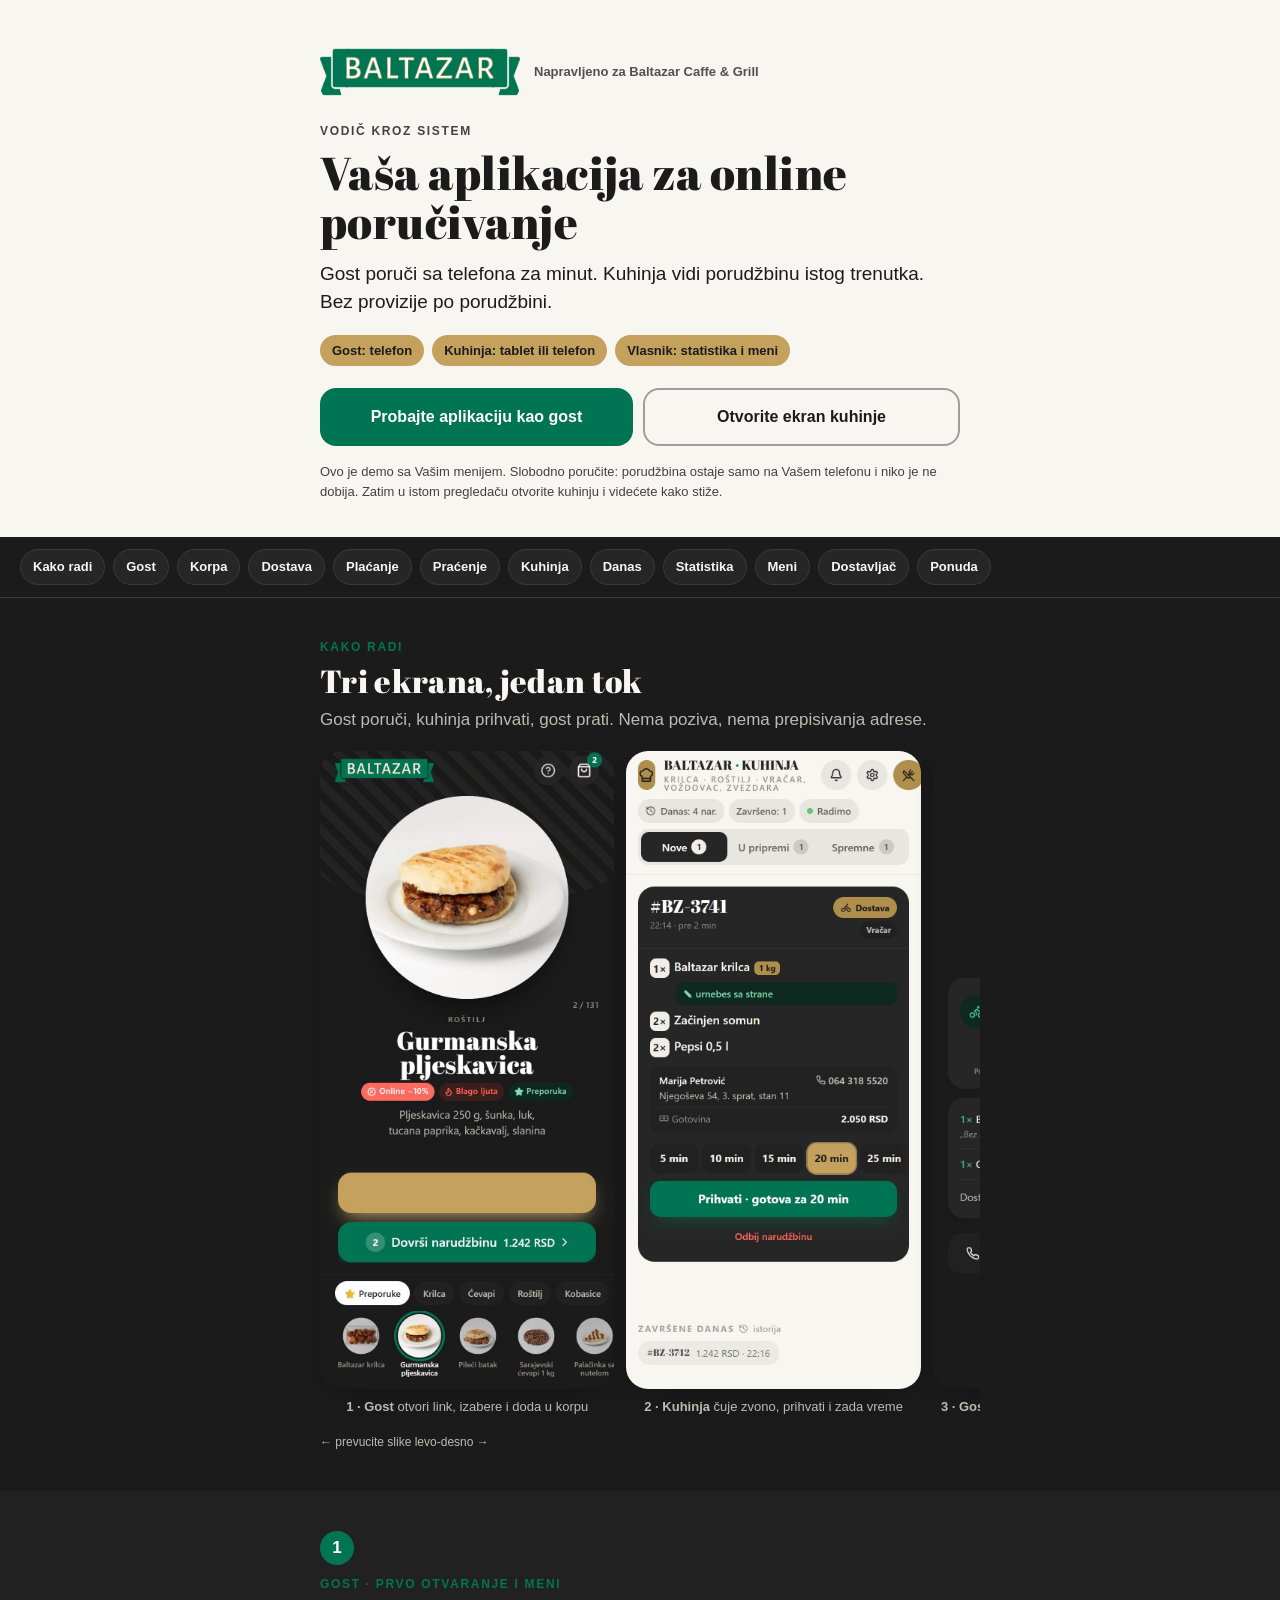
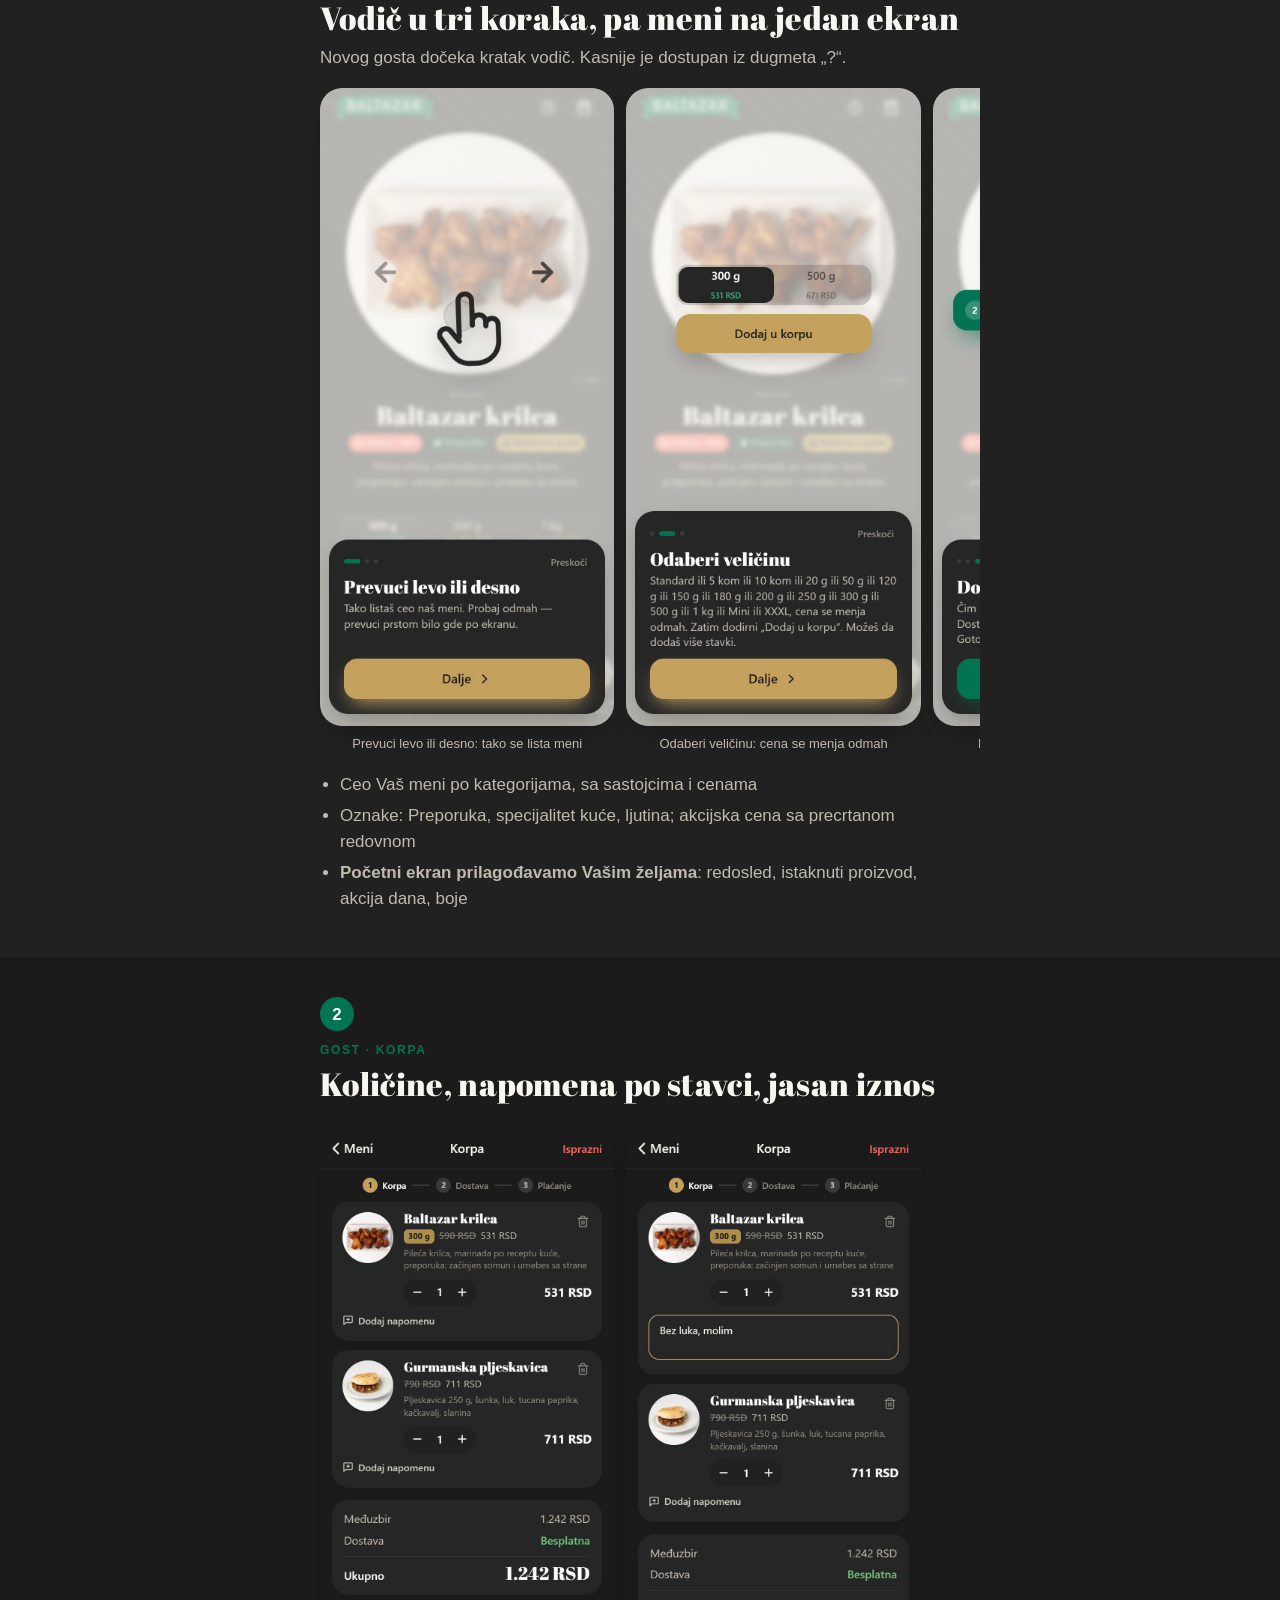
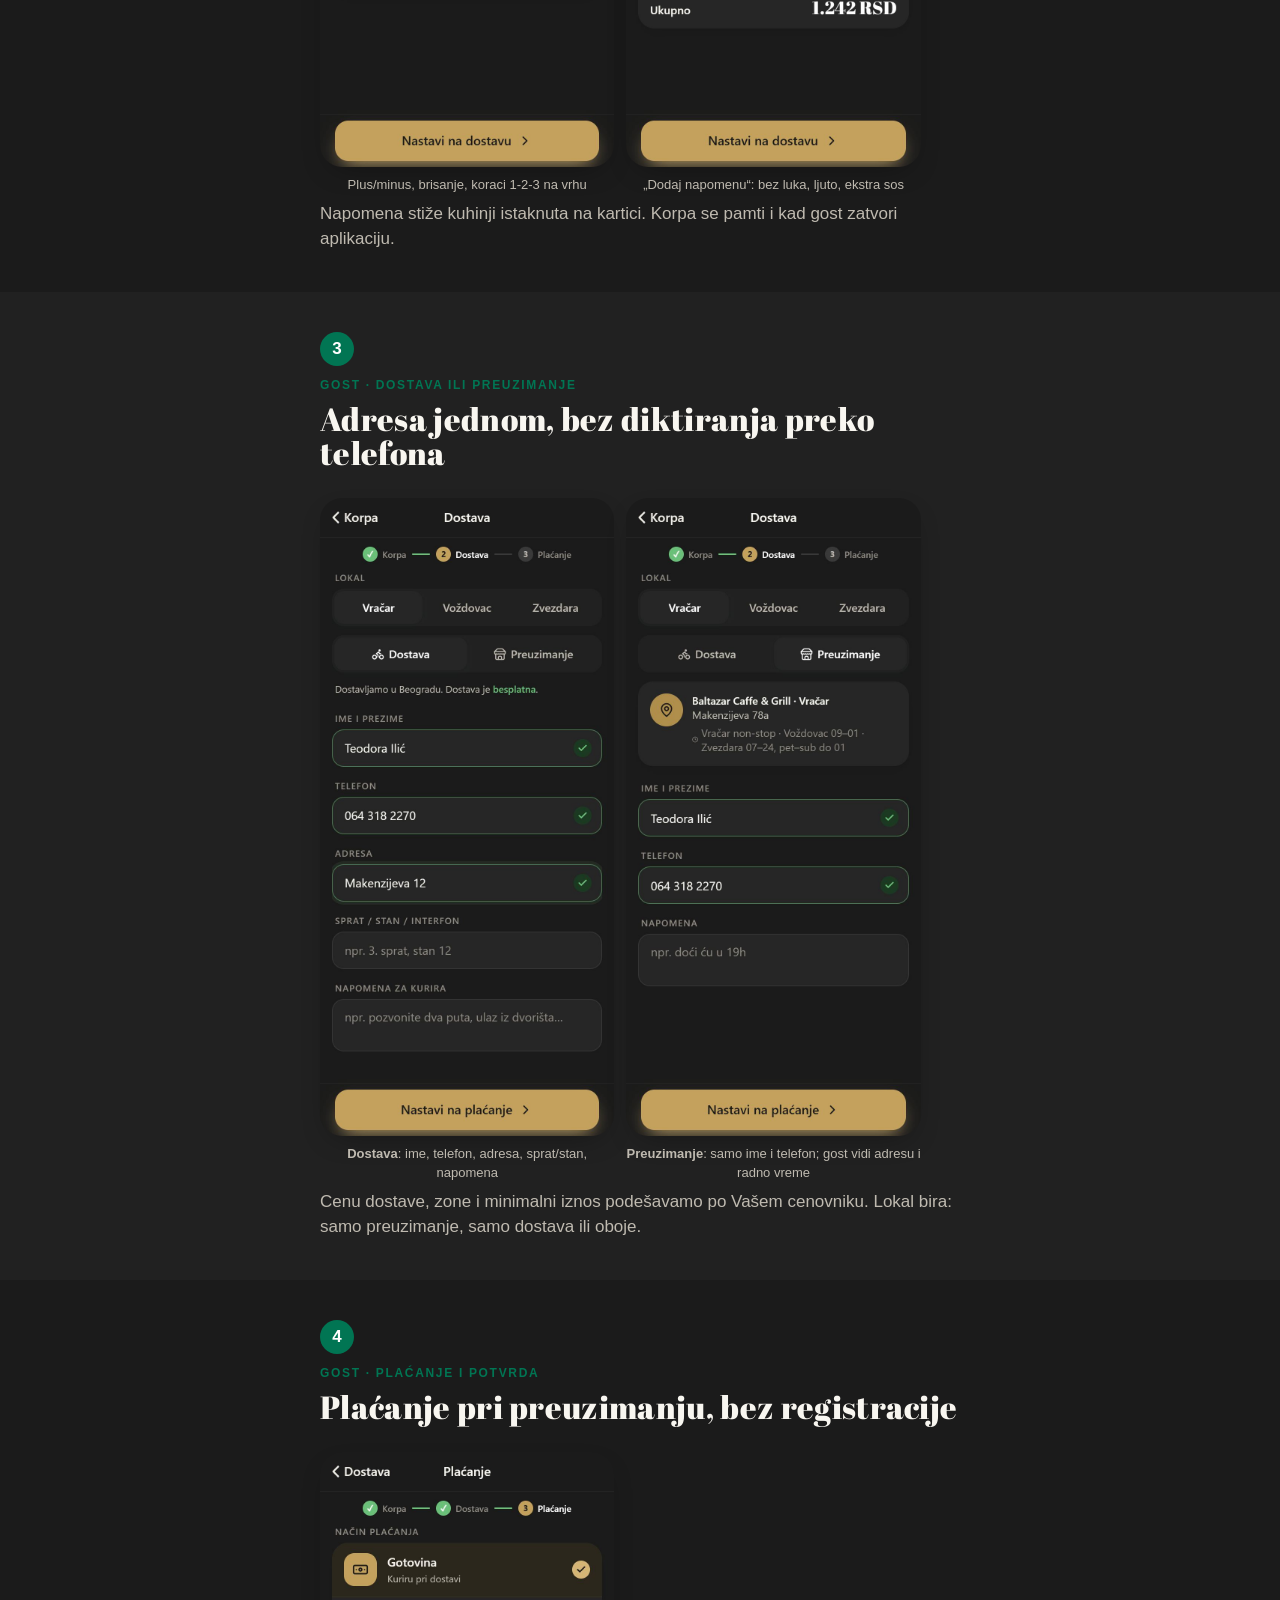
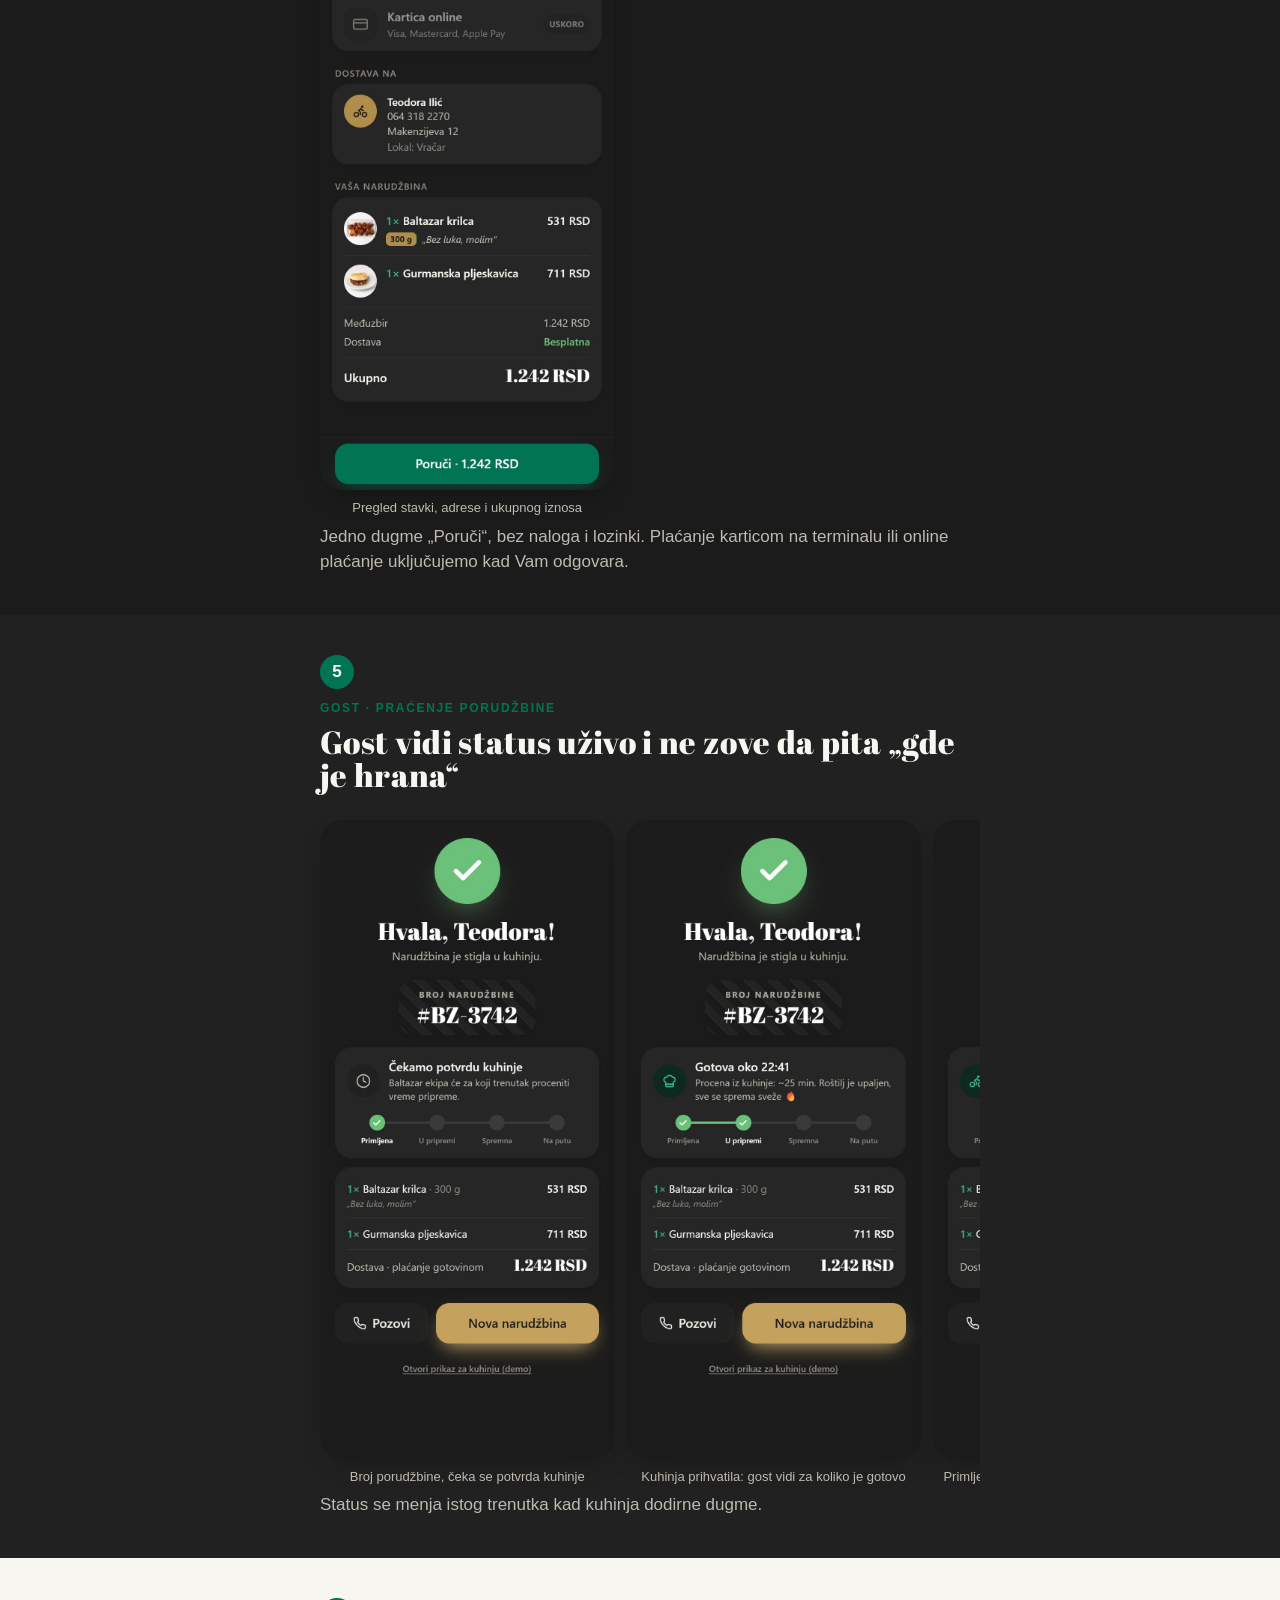
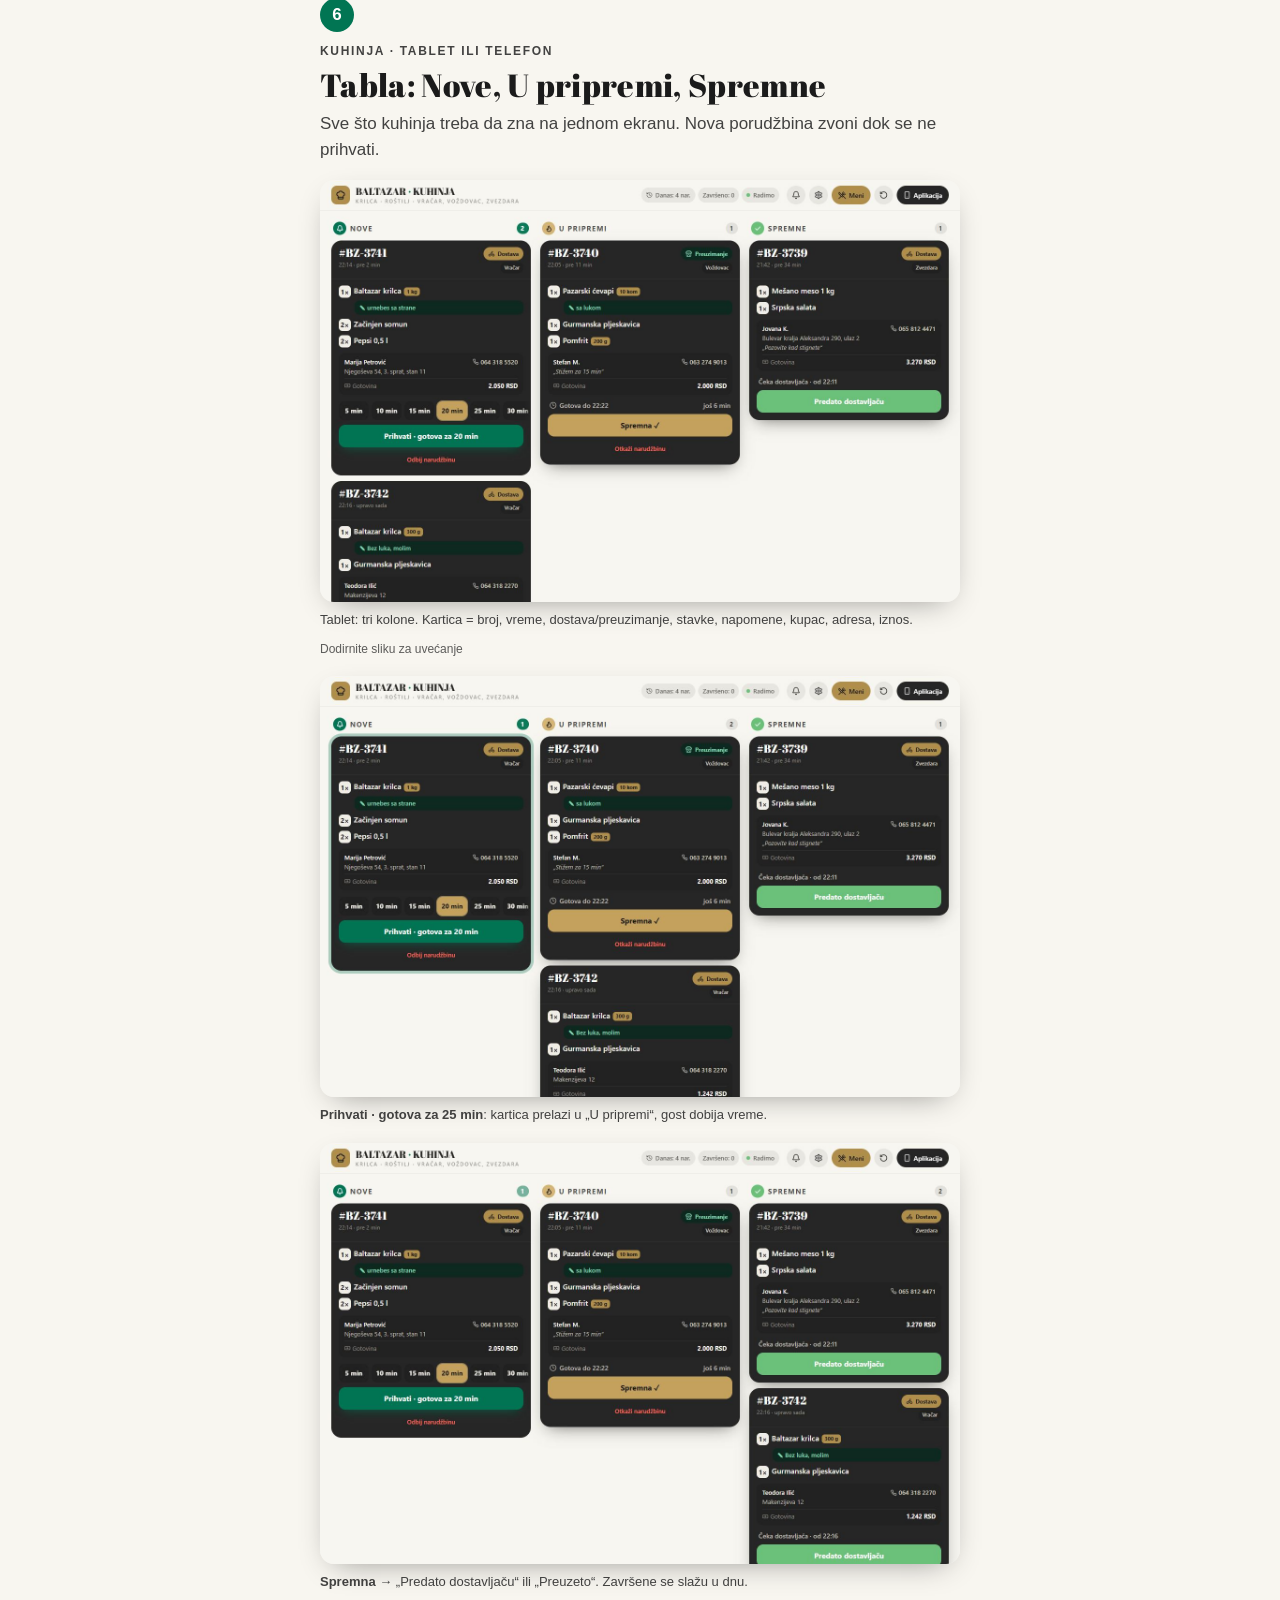
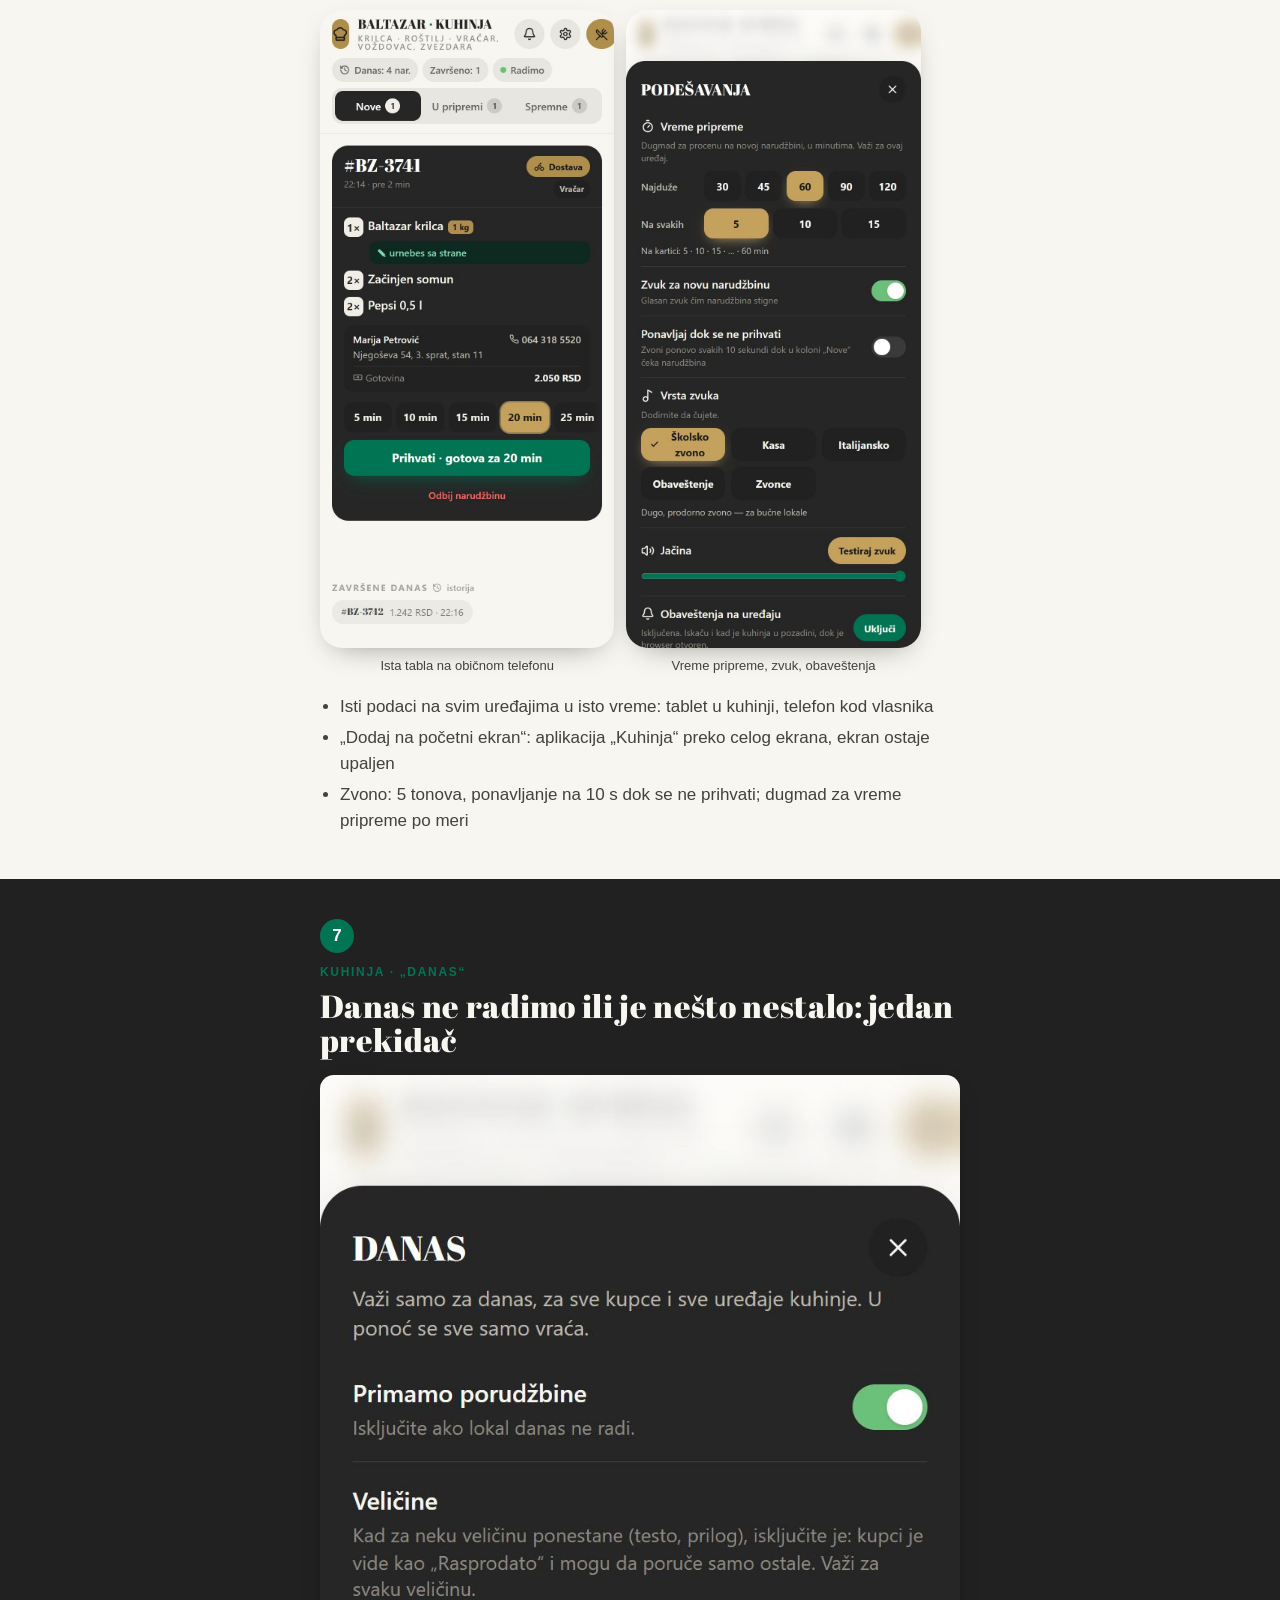
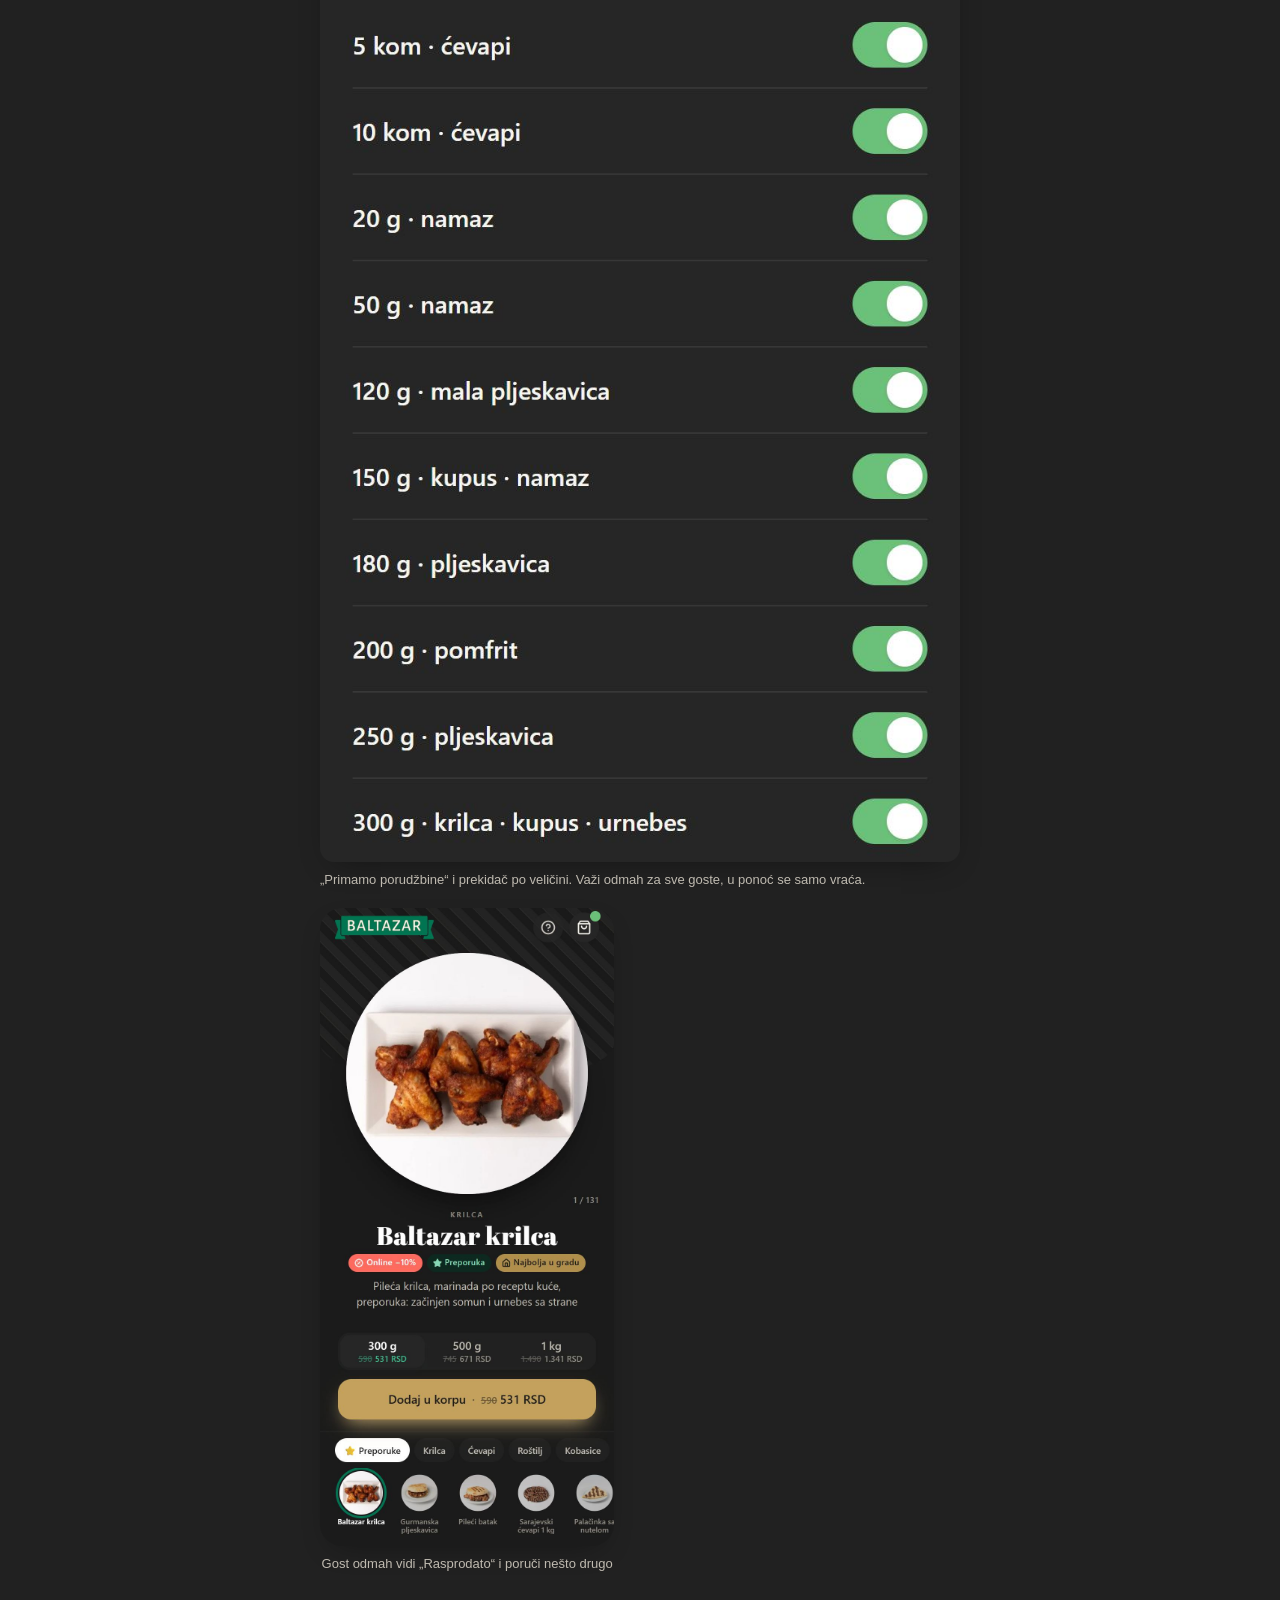
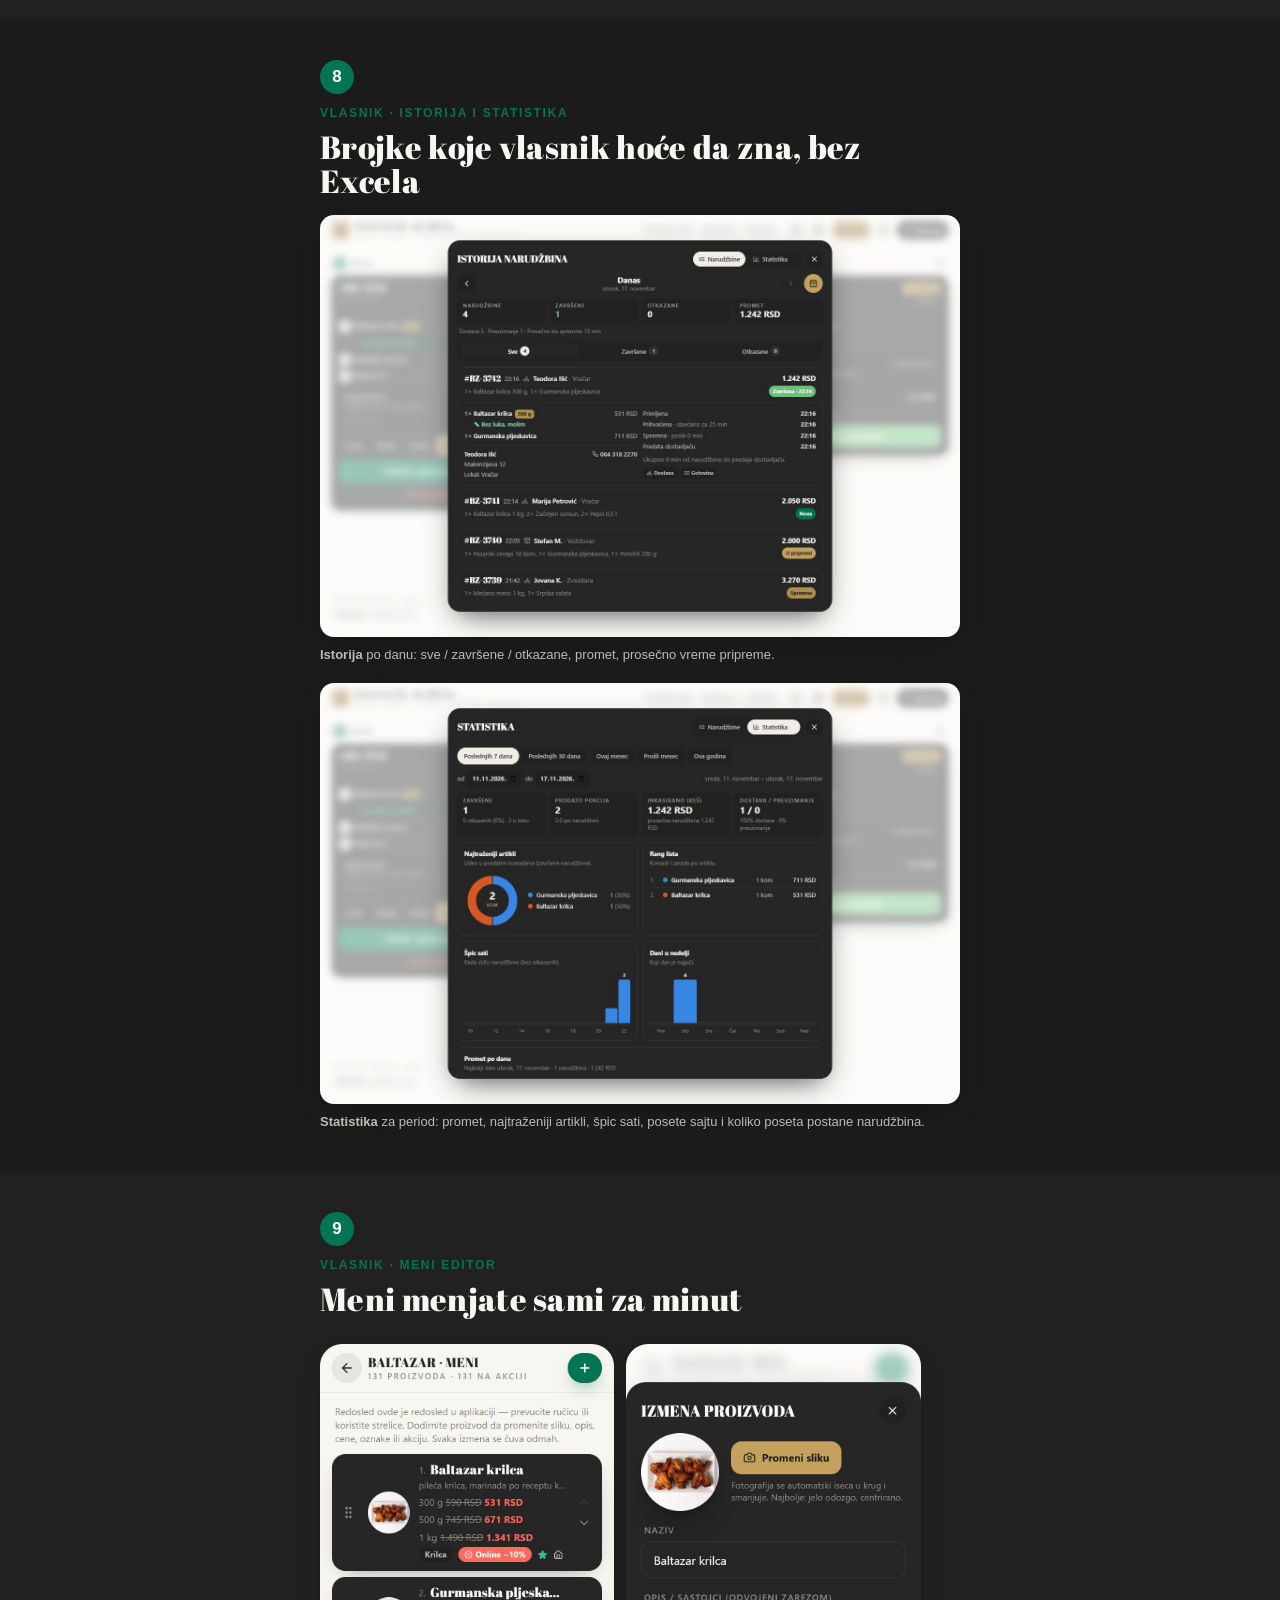
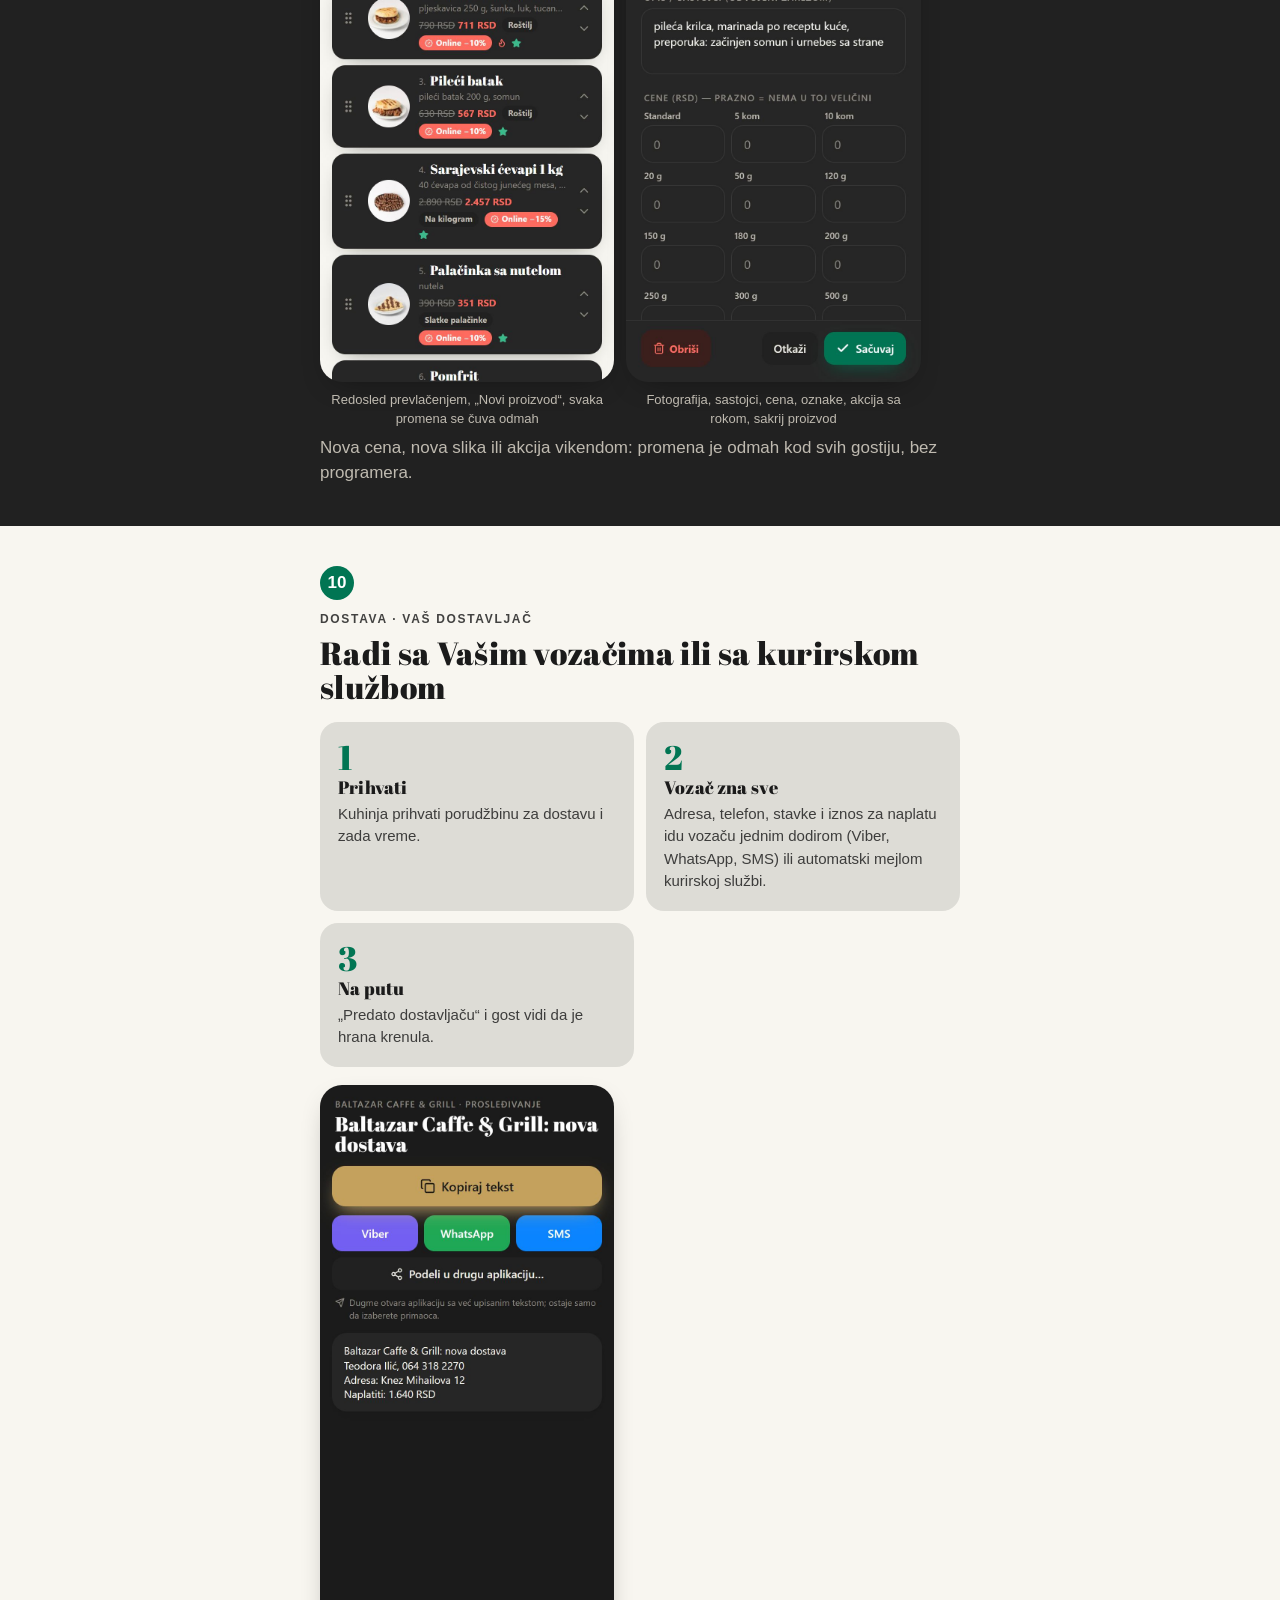
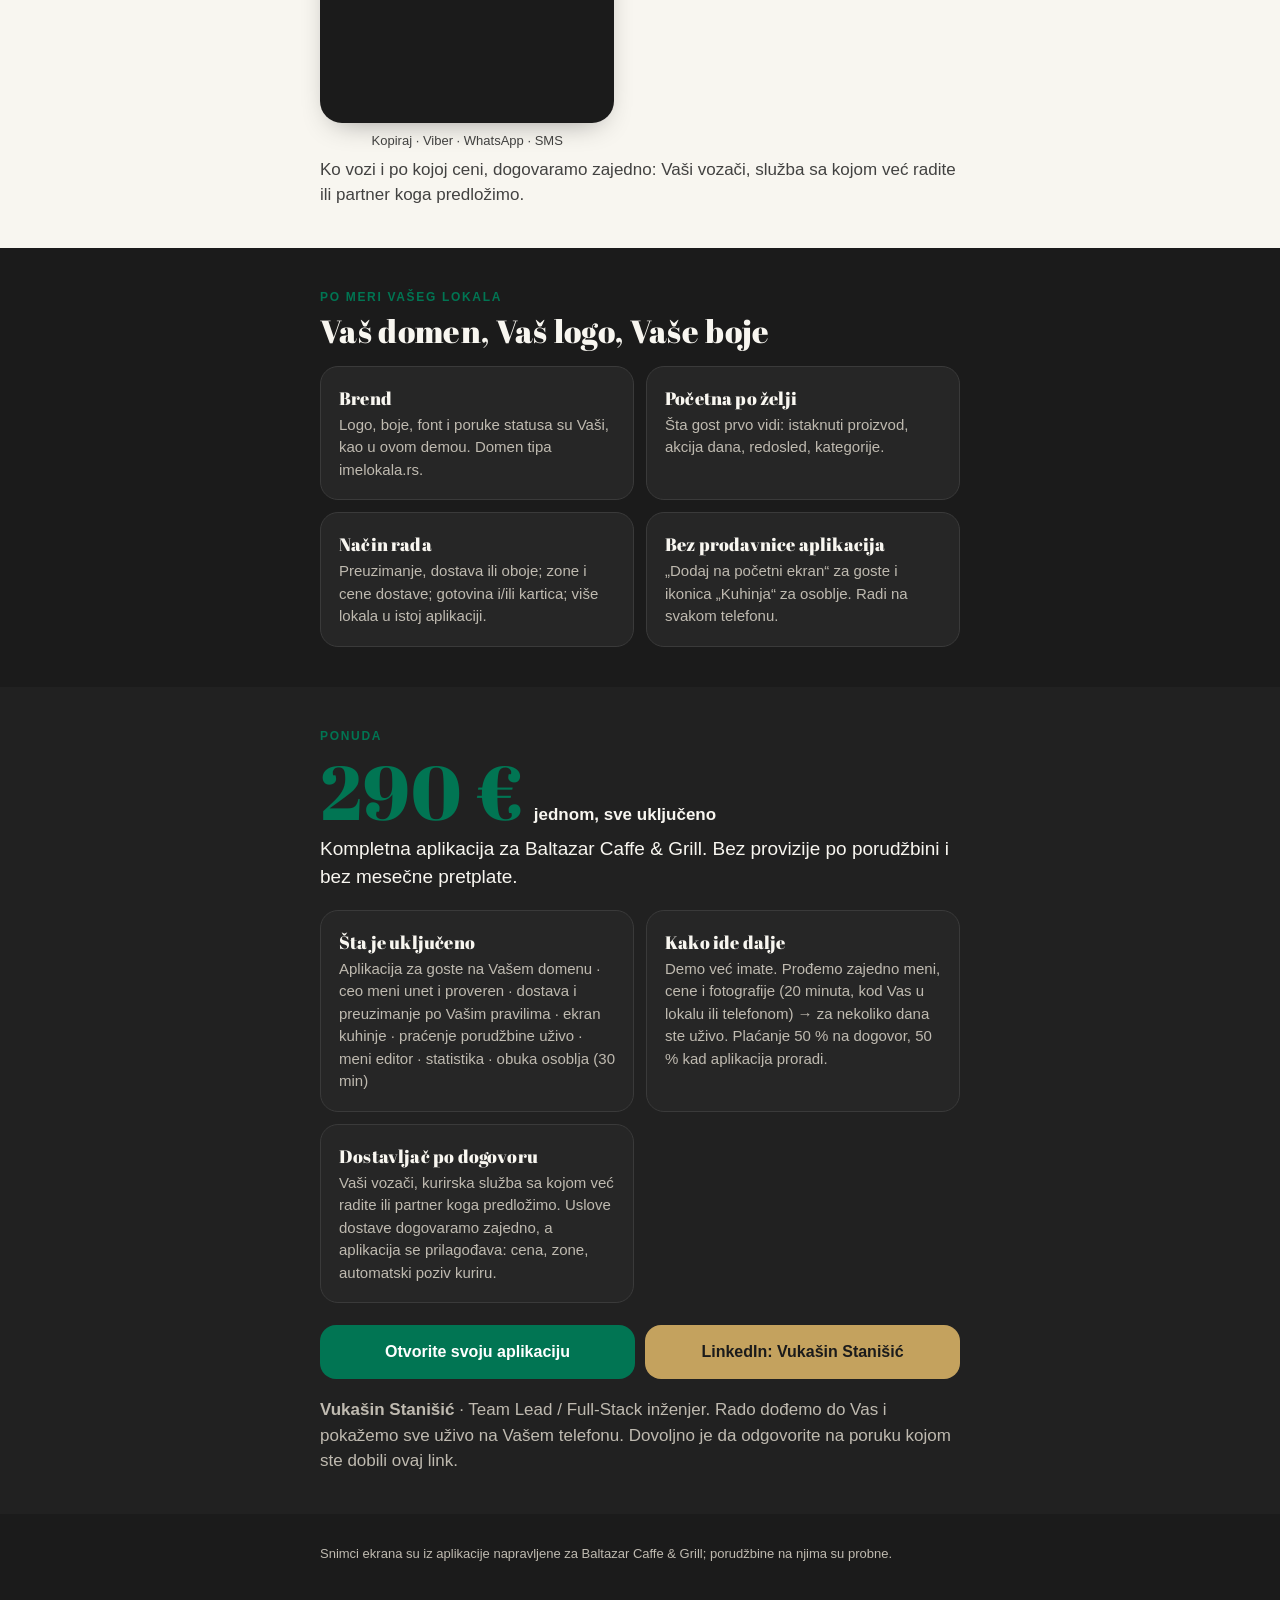
<file: vodic/index.html>
<!DOCTYPE html>
<html lang="sr">
<head>
<meta charset="utf-8">
<meta name="viewport" content="width=device-width, initial-scale=1">
<title>Baltazar Caffe &amp; Grill · vodič kroz aplikaciju</title>
<meta name="description" content="Kako radi aplikacija za online poručivanje napravljena za Baltazar Caffe &amp; Grill: gost, kuhinja, vlasnik.">
<meta name="theme-color" content="#F8F6F0">
<link rel="icon" href="https://vukasin00.github.io/baltazar-grill/favicon.png">
<meta property="og:title" content="Baltazar Caffe &amp; Grill · Vaša aplikacija za poručivanje">
<meta property="og:description" content="Vodič kroz sistem: kako gost poručuje, kako kuhinja prima porudžbine i šta vlasnik vidi.">
<meta property="og:image" content="https://vukasin00.github.io/baltazar-grill/icon-512.png">
<style>
/* self-hosted display font (latin + latin-ext for Serbian diacritics); https://vukasin00.github.io/baltazar-grill/ is filled in by vite.config.ts */
@font-face {
  font-family: 'Abril Fatface';
  font-style: normal;
  font-weight: 400;
  font-display: swap;
  src: url(https://vukasin00.github.io/baltazar-grill/fonts/abril-fatface-400-latin-ext.woff2) format('woff2');
  unicode-range: U+0100-02BA, U+02BD-02C5, U+02C7-02CC, U+02CE-02D7, U+02DD-02FF, U+0304, U+0308, U+0329, U+1D00-1DBF, U+1E00-1E9F, U+1EF2-1EFF, U+2020, U+20A0-20AB, U+20AD-20C4, U+2113, U+2C60-2C7F, U+A720-A7FF;
}
@font-face {
  font-family: 'Abril Fatface';
  font-style: normal;
  font-weight: 400;
  font-display: swap;
  src: url(https://vukasin00.github.io/baltazar-grill/fonts/abril-fatface-400-latin.woff2) format('woff2');
  unicode-range: U+0000-00FF, U+0131, U+0152-0153, U+02BB-02BC, U+02C6, U+02DA, U+02DC, U+0304, U+0308, U+0329, U+2000-206F, U+20AC, U+2122, U+2191, U+2193, U+2212, U+2215, U+FEFF, U+FFFD;
}

  :root{--bg:#1B1B1B;--card:#262626;--inset:#212121;--line:#3A3A3A;--primary:#C4A25E;--on-primary:#1B1B1B;--dark:#F8F6F0;--dark2:#FFFFFF;--cta:#017553;--ink:#F8F6F0;--ink2:#BFBAB0;--display:"Abril Fatface", "Playfair Display", Georgia, serif}
  *{box-sizing:border-box;margin:0;padding:0}
  html{scroll-behavior:smooth;-webkit-text-size-adjust:100%}
  body{font-family:-apple-system,BlinkMacSystemFont,"Segoe UI",Roboto,Inter,Arial,sans-serif;background:var(--bg);color:var(--ink);line-height:1.5;font-size:17px}
  .wrap{max-width:680px;margin:0 auto;padding:0 20px}
  h1,h2,h3,.big{font-family:var(--display);font-weight:400;letter-spacing:0.01em;text-transform:none;line-height:1.06}
  h1{font-size:clamp(29px,7.6vw,46px)}
  h2{font-size:clamp(22px,5.6vw,32px);margin-bottom:10px}
  h3{font-size:18px}
  p{color:var(--ink2)}
  .eyebrow{font-size:12px;font-weight:700;letter-spacing:.14em;text-transform:uppercase;color:var(--cta);margin-bottom:8px}
  .lead{font-size:19px;color:var(--ink)}
  .dark{background:var(--dark);color:var(--bg)}
  .dark p,.dark li{color:var(--bg);opacity:.82}
  .dark .lead{color:var(--bg);opacity:1}
  .alt{background:var(--inset)}
  section{padding:40px 0}
  header.hero{padding:44px 0 36px}
  .brand{display:flex;align-items:center;gap:14px;margin-bottom:22px}
  .brand img{height:56px;width:auto;max-width:200px;object-fit:contain;border-radius:14px}
  .brand span{font-size:13px;font-weight:600;opacity:.75}
  .pills{display:flex;flex-wrap:wrap;gap:8px;margin-top:18px}
  .pill{background:var(--primary);color:var(--on-primary);border-radius:999px;padding:6px 12px;font-size:13px;font-weight:600}
  .btns{display:flex;flex-direction:column;gap:10px;margin-top:22px}
  .btn{display:flex;align-items:center;justify-content:center;gap:8px;padding:15px 18px;border-radius:16px;font-weight:700;text-decoration:none;font-size:16px;text-align:center}
  .btn-cta{background:var(--cta);color:#fff}
  .btn-primary{background:var(--primary);color:var(--on-primary)}
  .btn-ghost{background:transparent;color:var(--bg);border:2px solid color-mix(in srgb,var(--bg) 40%,transparent)}
  .small{font-size:13px}
  .toc{display:flex;gap:8px;overflow-x:auto;padding:12px 20px;scrollbar-width:none;background:var(--bg);position:sticky;top:0;z-index:5;border-bottom:1px solid var(--line)}
  .toc::-webkit-scrollbar{display:none}
  .toc a{white-space:nowrap;background:var(--card);border:1px solid var(--line);border-radius:999px;padding:7px 12px;font-size:13px;font-weight:600;color:var(--ink);text-decoration:none}
  .num{display:inline-flex;align-items:center;justify-content:center;width:34px;height:34px;border-radius:50%;background:var(--cta);color:#fff;font-weight:800;font-size:17px;margin-bottom:10px}
  ul{padding-left:20px;margin:12px 0 0}
  li{color:var(--ink2);margin-bottom:6px}
  b{font-weight:700;color:inherit}
  .strip{display:flex;gap:12px;overflow-x:auto;scroll-snap-type:x mandatory;padding:18px 20px 6px;margin:0 -20px;scrollbar-width:none;-webkit-overflow-scrolling:touch}
  .strip::-webkit-scrollbar{display:none}
  .shot{flex:0 0 72%;max-width:300px;scroll-snap-align:center}
  .shot img{width:100%;height:auto;border-radius:22px;display:block;background:var(--dark2);box-shadow:0 10px 30px -14px rgba(0,0,0,.45)}
  .shot p{font-size:13px;margin-top:8px;text-align:center}
  .tab{margin-top:18px}
  .tab img{width:100%;height:auto;border-radius:14px;display:block;cursor:zoom-in;box-shadow:0 10px 30px -14px rgba(0,0,0,.45)}
  .tab p{font-size:13px;margin-top:8px}
  .hint{font-size:12px;color:var(--ink2);margin-top:10px}
  .dark .hint{color:var(--bg);opacity:.7}
  .steps,.cards{display:grid;gap:12px;margin-top:18px}
  .step{background:var(--inset);border-radius:18px;padding:18px}
  .dark .step{background:color-mix(in srgb,var(--bg) 12%,var(--dark))}
  .step .big{font-size:34px;color:var(--cta);line-height:1}
  .step h3,.card h3{margin:4px 0 6px}
  .step p,.card p{font-size:15px}
  .card{background:var(--card);border-radius:18px;padding:18px;border:1px solid var(--line)}
  .price{display:flex;align-items:baseline;gap:10px;flex-wrap:wrap}
  .price .big{font-size:76px;color:var(--cta);line-height:1}
  a{color:var(--cta)}
  footer{padding:30px 0 60px;font-size:13px;color:var(--ink2)}
  .lb{position:fixed;inset:0;background:rgba(10,10,10,.96);display:none;z-index:50;overflow:auto;-webkit-overflow-scrolling:touch}
  .lb.on{display:block}
  .lb img{display:block;width:auto;max-width:none;min-width:100%;margin:0 auto}
  .lb .close{position:fixed;top:14px;right:14px;background:#fff;color:#111;border:0;border-radius:999px;padding:10px 16px;font-weight:700;font-size:15px;z-index:51}
  @media (min-width:700px){.steps,.cards{grid-template-columns:1fr 1fr}.btns{flex-direction:row}.btn{flex:1}.shot{flex-basis:46%}}
</style>
</head>
<body>

<header class="hero dark">
  <div class="wrap">
    <div class="brand"><img src="https://vukasin00.github.io/baltazar-grill/logo.png" alt="Baltazar Caffe &amp; Grill"><span>Napravljeno za Baltazar Caffe &amp; Grill</span></div>
    <p class="eyebrow">Vodič kroz sistem</p>
    <h1>Vaša aplikacija za online poručivanje</h1>
    <p class="lead" style="margin-top:14px">Gost poruči sa telefona za minut. Kuhinja vidi porudžbinu istog trenutka. Bez provizije po porudžbini.</p>
    <div class="pills"><span class="pill">Gost: telefon</span><span class="pill">Kuhinja: tablet ili telefon</span><span class="pill">Vlasnik: statistika i meni</span></div>
    <div class="btns">
      <a class="btn btn-cta" href="https://vukasin00.github.io/baltazar-grill/">Probajte aplikaciju kao gost</a>
      <a class="btn btn-ghost" href="https://vukasin00.github.io/baltazar-grill/kuhinja">Otvorite ekran kuhinje</a>
    </div>
    <p class="small" style="margin-top:16px">Ovo je demo sa Vašim menijem. Slobodno poručite: porudžbina ostaje samo na Vašem telefonu i niko je ne dobija. Zatim u istom pregledaču otvorite kuhinju i videćete kako stiže.</p>
  </div>
</header>

<nav class="toc">
  <a href="#kako">Kako radi</a><a href="#gost">Gost</a><a href="#korpa">Korpa</a><a href="#dostava">Dostava</a><a href="#placanje">Plaćanje</a><a href="#pracenje">Praćenje</a><a href="#kuhinja">Kuhinja</a><a href="#danas">Danas</a><a href="#statistika">Statistika</a><a href="#meni">Meni</a><a href="#kurir">Dostavljač</a><a href="#ponuda">Ponuda</a>
</nav>

<section id="kako">
  <div class="wrap">
    <p class="eyebrow">Kako radi</p>
    <h2>Tri ekrana, jedan tok</h2>
    <p>Gost poruči, kuhinja prihvati, gost prati. Nema poziva, nema prepisivanja adrese.</p>
    <div class="strip">
      <div class="shot"><img src="img/home-added.jpg" alt="Gost dodaje u korpu" loading="lazy"><p><b>1 · Gost</b> otvori link, izabere i doda u korpu</p></div>
      <div class="shot"><img src="img/kuhinja-tel.jpg" alt="Kuhinja na telefonu" loading="lazy"><p><b>2 · Kuhinja</b> čuje zvono, prihvati i zada vreme</p></div>
      <div class="shot"><img src="img/status2.jpg" alt="Gost prati status" loading="lazy"><p><b>3 · Gost</b> uživo vidi: u pripremi, spremna, na putu</p></div>
    </div>
    <p class="hint">← prevucite slike levo-desno →</p>
  </div>
</section>

<section id="gost" class="alt">
  <div class="wrap">
    <span class="num">1</span>
    <p class="eyebrow">Gost · prvo otvaranje i meni</p>
    <h2>Vodič u tri koraka, pa meni na jedan ekran</h2>
    <p>Novog gosta dočeka kratak vodič. Kasnije je dostupan iz dugmeta „?“.</p>
    <div class="strip">
      <div class="shot"><img src="img/tut1.jpg" alt="Vodič korak 1" loading="lazy"><p>Prevuci levo ili desno: tako se lista meni</p></div>
      <div class="shot"><img src="img/tut2.jpg" alt="Vodič korak 2" loading="lazy"><p>Odaberi veličinu: cena se menja odmah</p></div>
      <div class="shot"><img src="img/tut3.jpg" alt="Vodič korak 3" loading="lazy"><p>Dovrši narudžbinu: gotovo za minut</p></div>
      <div class="shot"><img src="img/home.jpg" alt="Početni ekran" loading="lazy"><p>Jedan proizvod po ekranu, velika fotografija</p></div>
      <div class="shot"><img src="img/home-added.jpg" alt="Dodato u korpu" loading="lazy"><p>Brojač na korpi i dugme sa iznosom</p></div>
    </div>
    <ul>
      <li>Ceo Vaš meni po kategorijama, sa sastojcima i cenama</li>
      <li>Oznake: Preporuka, specijalitet kuće, ljutina; akcijska cena sa precrtanom redovnom</li>
      <li><b>Početni ekran prilagođavamo Vašim željama</b>: redosled, istaknuti proizvod, akcija dana, boje</li>
    </ul>
  </div>
</section>

<section id="korpa">
  <div class="wrap">
    <span class="num">2</span>
    <p class="eyebrow">Gost · korpa</p>
    <h2>Količine, napomena po stavci, jasan iznos</h2>
    <div class="strip">
      <div class="shot"><img src="img/korpa.jpg" alt="Korpa" loading="lazy"><p>Plus/minus, brisanje, koraci 1-2-3 na vrhu</p></div>
      <div class="shot"><img src="img/korpa-note.jpg" alt="Napomena" loading="lazy"><p>„Dodaj napomenu“: bez luka, ljuto, ekstra sos</p></div>
    </div>
    <p>Napomena stiže kuhinji istaknuta na kartici. Korpa se pamti i kad gost zatvori aplikaciju.</p>
  </div>
</section>

<section id="dostava" class="alt">
  <div class="wrap">
    <span class="num">3</span>
    <p class="eyebrow">Gost · dostava ili preuzimanje</p>
    <h2>Adresa jednom, bez diktiranja preko telefona</h2>
    <div class="strip">
      <div class="shot"><img src="img/dostava-full.jpg" alt="Forma za dostavu" loading="lazy"><p><b>Dostava</b>: ime, telefon, adresa, sprat/stan, napomena</p></div>
      <div class="shot"><img src="img/preuzimanje.jpg" alt="Preuzimanje" loading="lazy"><p><b>Preuzimanje</b>: samo ime i telefon; gost vidi adresu i radno vreme</p></div>
    </div>
    <p>Cenu dostave, zone i minimalni iznos podešavamo po Vašem cenovniku. Lokal bira: samo preuzimanje, samo dostava ili oboje.</p>
  </div>
</section>

<section id="placanje">
  <div class="wrap">
    <span class="num">4</span>
    <p class="eyebrow">Gost · plaćanje i potvrda</p>
    <h2>Plaćanje pri preuzimanju, bez registracije</h2>
    <div class="strip">
      <div class="shot"><img src="img/placanje.jpg" alt="Plaćanje" loading="lazy"><p>Pregled stavki, adrese i ukupnog iznosa</p></div>
    </div>
    <p>Jedno dugme „Poruči“, bez naloga i lozinki. Plaćanje karticom na terminalu ili online plaćanje uključujemo kad Vam odgovara.</p>
  </div>
</section>

<section id="pracenje" class="alt">
  <div class="wrap">
    <span class="num">5</span>
    <p class="eyebrow">Gost · praćenje porudžbine</p>
    <h2>Gost vidi status uživo i ne zove da pita „gde je hrana“</h2>
    <div class="strip">
      <div class="shot"><img src="img/status1.jpg" alt="Status primljena" loading="lazy"><p>Broj porudžbine, čeka se potvrda kuhinje</p></div>
      <div class="shot"><img src="img/status-priprema.jpg" alt="Status u pripremi" loading="lazy"><p>Kuhinja prihvatila: gost vidi za koliko je gotovo</p></div>
      <div class="shot"><img src="img/status2.jpg" alt="Status na putu" loading="lazy"><p>Primljena → U pripremi → Spremna → Na putu</p></div>
    </div>
    <p>Status se menja istog trenutka kad kuhinja dodirne dugme.</p>
  </div>
</section>

<section id="kuhinja" class="dark">
  <div class="wrap">
    <span class="num">6</span>
    <p class="eyebrow">Kuhinja · tablet ili telefon</p>
    <h2>Tabla: Nove, U pripremi, Spremne</h2>
    <p>Sve što kuhinja treba da zna na jednom ekranu. Nova porudžbina zvoni dok se ne prihvati.</p>
    <div class="tab"><img src="img/kuhinja-tablet.jpg" alt="Kuhinja na tabletu" data-zoom loading="lazy"><p>Tablet: tri kolone. Kartica = broj, vreme, dostava/preuzimanje, stavke, napomene, kupac, adresa, iznos.</p></div>
    <p class="hint">Dodirnite sliku za uvećanje</p>
    <div class="tab"><img src="img/kuhinja-prihvacena.jpg" alt="Prihvaćena porudžbina" data-zoom loading="lazy"><p><b>Prihvati · gotova za 25 min</b>: kartica prelazi u „U pripremi“, gost dobija vreme.</p></div>
    <div class="tab"><img src="img/kuhinja-ceka.jpg" alt="Spremna porudžbina" data-zoom loading="lazy"><p><b>Spremna</b> → „Predato dostavljaču“ ili „Preuzeto“. Završene se slažu u dnu.</p></div>
    <div class="strip">
      <div class="shot"><img src="img/kuhinja-tel.jpg" alt="Kuhinja na telefonu" loading="lazy"><p>Ista tabla na običnom telefonu</p></div>
      <div class="shot"><img src="img/podesavanja.jpg" alt="Podešavanja kuhinje" loading="lazy"><p>Vreme pripreme, zvuk, obaveštenja</p></div>
    </div>
    <ul>
      <li>Isti podaci na svim uređajima u isto vreme: tablet u kuhinji, telefon kod vlasnika</li>
      <li>„Dodaj na početni ekran“: aplikacija „Kuhinja“ preko celog ekrana, ekran ostaje upaljen</li>
      <li>Zvono: 5 tonova, ponavljanje na 10 s dok se ne prihvati; dugmad za vreme pripreme po meri</li>
    </ul>
  </div>
</section>

<section id="danas" class="alt">
  <div class="wrap">
    <span class="num">7</span>
    <p class="eyebrow">Kuhinja · „Danas“</p>
    <h2>Danas ne radimo ili je nešto nestalo: jedan prekidač</h2>
    <div class="tab"><img src="img/danas.jpg" alt="Panel Danas" data-zoom loading="lazy"><p>„Primamo porudžbine“ i prekidač po veličini. Važi odmah za sve goste, u ponoć se samo vraća.</p></div>
    <div class="strip"><div class="shot"><img src="img/rasprodato.jpg" alt="Rasprodato" loading="lazy"><p>Gost odmah vidi „Rasprodato“ i poruči nešto drugo</p></div></div>
  </div>
</section>

<section id="statistika">
  <div class="wrap">
    <span class="num">8</span>
    <p class="eyebrow">Vlasnik · istorija i statistika</p>
    <h2>Brojke koje vlasnik hoće da zna, bez Excela</h2>
    <div class="tab"><img src="img/istorija.jpg" alt="Istorija narudžbina" data-zoom loading="lazy"><p><b>Istorija</b> po danu: sve / završene / otkazane, promet, prosečno vreme pripreme.</p></div>
    <div class="tab"><img src="img/statistika.jpg" alt="Statistika" data-zoom loading="lazy"><p><b>Statistika</b> za period: promet, najtraženiji artikli, špic sati, posete sajtu i koliko poseta postane narudžbina.</p></div>
  </div>
</section>

<section id="meni" class="alt">
  <div class="wrap">
    <span class="num">9</span>
    <p class="eyebrow">Vlasnik · meni editor</p>
    <h2>Meni menjate sami za minut</h2>
    <div class="strip">
      <div class="shot"><img src="img/meni-lista.jpg" alt="Lista proizvoda" loading="lazy"><p>Redosled prevlačenjem, „Novi proizvod“, svaka promena se čuva odmah</p></div>
      <div class="shot"><img src="img/meni-izmena.jpg" alt="Izmena proizvoda" loading="lazy"><p>Fotografija, sastojci, cena, oznake, akcija sa rokom, sakrij proizvod</p></div>
    </div>
    <p>Nova cena, nova slika ili akcija vikendom: promena je odmah kod svih gostiju, bez programera.</p>
  </div>
</section>

<section id="kurir" class="dark">
  <div class="wrap">
    <span class="num">10</span>
    <p class="eyebrow">Dostava · Vaš dostavljač</p>
    <h2>Radi sa Vašim vozačima ili sa kurirskom službom</h2>
    <div class="steps">
      <div class="step"><div class="big">1</div><h3>Prihvati</h3><p>Kuhinja prihvati porudžbinu za dostavu i zada vreme.</p></div>
      <div class="step"><div class="big">2</div><h3>Vozač zna sve</h3><p>Adresa, telefon, stavke i iznos za naplatu idu vozaču jednim dodirom (Viber, WhatsApp, SMS) ili automatski mejlom kurirskoj službi.</p></div>
      <div class="step"><div class="big">3</div><h3>Na putu</h3><p>„Predato dostavljaču“ i gost vidi da je hrana krenula.</p></div>
    </div>
    <div class="strip"><div class="shot"><img src="img/prosledi.jpg" alt="Prosleđivanje vozaču" loading="lazy"><p>Kopiraj · Viber · WhatsApp · SMS</p></div></div>
    <p>Ko vozi i po kojoj ceni, dogovaramo zajedno: Vaši vozači, služba sa kojom već radite ili partner koga predložimo.</p>
  </div>
</section>

<section id="brend">
  <div class="wrap">
    <p class="eyebrow">Po meri Vašeg lokala</p>
    <h2>Vaš domen, Vaš logo, Vaše boje</h2>
    <div class="cards">
      <div class="card"><h3>Brend</h3><p>Logo, boje, font i poruke statusa su Vaši, kao u ovom demou. Domen tipa imelokala.rs.</p></div>
      <div class="card"><h3>Početna po želji</h3><p>Šta gost prvo vidi: istaknuti proizvod, akcija dana, redosled, kategorije.</p></div>
      <div class="card"><h3>Način rada</h3><p>Preuzimanje, dostava ili oboje; zone i cene dostave; gotovina i/ili kartica; više lokala u istoj aplikaciji.</p></div>
      <div class="card"><h3>Bez prodavnice aplikacija</h3><p>„Dodaj na početni ekran“ za goste i ikonica „Kuhinja“ za osoblje. Radi na svakom telefonu.</p></div>
    </div>
  </div>
</section>

<section id="ponuda" class="alt">
  <div class="wrap">
    <p class="eyebrow">Ponuda</p>
    <div class="price"><span class="big">290 €</span><span style="font-weight:700">jednom, sve uključeno</span></div>
    <p class="lead" style="margin-top:6px">Kompletna aplikacija za Baltazar Caffe &amp; Grill. Bez provizije po porudžbini i bez mesečne pretplate.</p>
    <div class="cards">
      <div class="card"><h3>Šta je uključeno</h3><p>Aplikacija za goste na Vašem domenu · ceo meni unet i proveren · dostava i preuzimanje po Vašim pravilima · ekran kuhinje · praćenje porudžbine uživo · meni editor · statistika · obuka osoblja (30 min)</p></div>
      <div class="card"><h3>Kako ide dalje</h3><p>Demo već imate. Prođemo zajedno meni, cene i fotografije (20 minuta, kod Vas u lokalu ili telefonom) → za nekoliko dana ste uživo. Plaćanje 50 % na dogovor, 50 % kad aplikacija proradi.</p></div>
      <div class="card"><h3>Dostavljač po dogovoru</h3><p>Vaši vozači, kurirska služba sa kojom već radite ili partner koga predložimo. Uslove dostave dogovaramo zajedno, a aplikacija se prilagođava: cena, zone, automatski poziv kuriru.</p></div>
    </div>
    <div class="btns">
      <a class="btn btn-cta" href="https://vukasin00.github.io/baltazar-grill/">Otvorite svoju aplikaciju</a>
      <a class="btn btn-primary" href="https://rs.linkedin.com/in/vukasin-stanisic">LinkedIn: Vukašin Stanišić</a>
    </div>
    <p style="margin-top:18px"><b>Vukašin Stanišić</b> · Team Lead / Full-Stack inženjer. Rado dođemo do Vas i pokažemo sve uživo na Vašem telefonu. Dovoljno je da odgovorite na poruku kojom ste dobili ovaj link.</p>
  </div>
</section>

<footer><div class="wrap">Snimci ekrana su iz aplikacije napravljene za Baltazar Caffe &amp; Grill; porudžbine na njima su probne.</div></footer>

<div class="lb" id="lb"><button class="close" type="button">Zatvori ✕</button><img alt=""></div>
<script>
(function(){
  var lb=document.getElementById('lb'),im=lb.querySelector('img');
  document.querySelectorAll('img[data-zoom]').forEach(function(el){
    el.addEventListener('click',function(){im.src=el.src;im.alt=el.alt;im.style.width=Math.max(window.innerWidth*1.8,1200)+'px';lb.classList.add('on');lb.scrollLeft=0;});
  });
  lb.querySelector('.close').addEventListener('click',function(){lb.classList.remove('on');im.src='';});
})();
</script>
</body>
</html>
</file>
